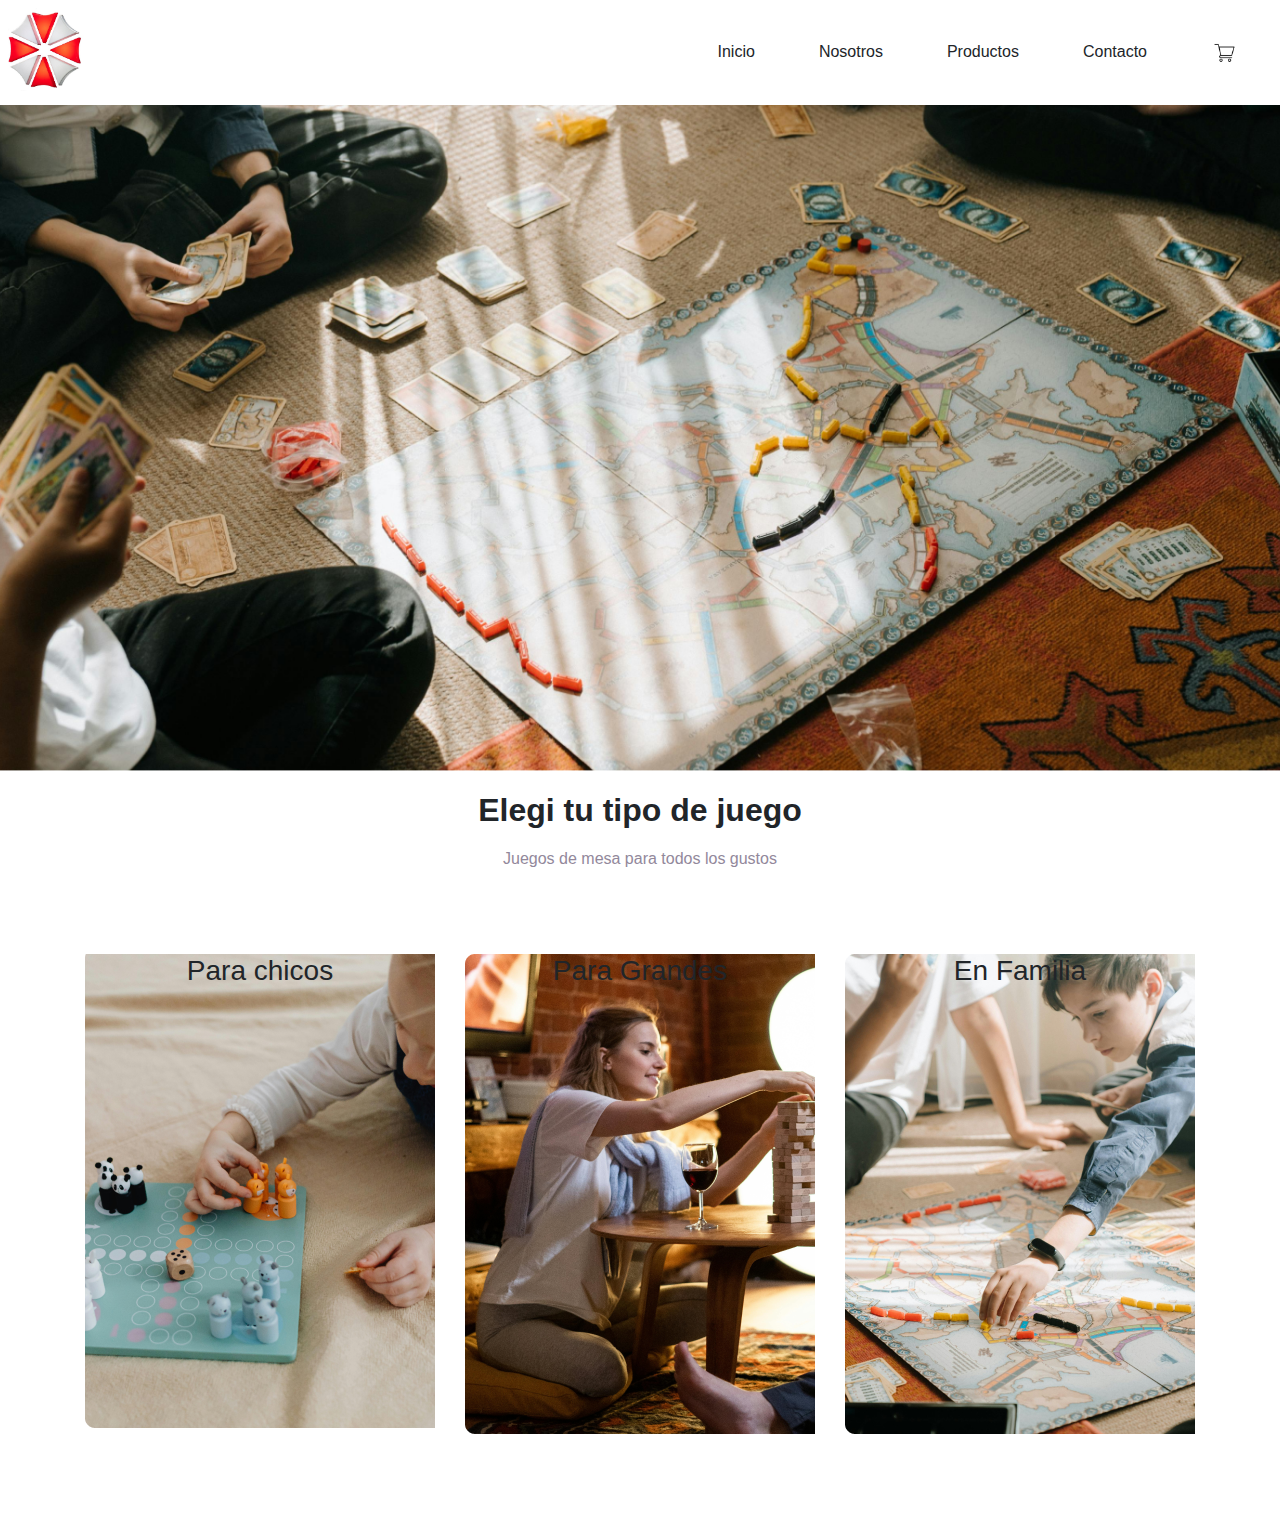
<file: index.html>
<!DOCTYPE html>
<html lang="en">
<head>
    <meta charset="UTF-8">
    <meta name="viewport" content="width=device-width, initial-scale=1.0">
    <link href="https://cdn.jsdelivr.net/npm/bootstrap@5.3.3/dist/css/bootstrap.min.css" rel="stylesheet" integrity="sha384-QWTKZyjpPEjISv5WaRU9OFeRpok6YctnYmDr5pNlyT2bRjXh0JMhjY6hW+ALEwIH" crossorigin="anonymous">
    <link rel="stylesheet" href="css/index.css">
    <title>Juegos Home</title>
</head>
<body>
    <header>
       <div class="headerLogo">  
          <a class="navbar-brand" href="index.html"><img src="img/umbrella.jpg" alt="icono" width="80px"></a>
       </div> 
            <nav id="navEstilo"class="navbar navbar-expand-lg">
                <div class="container-fluid"> 
                  <button class="navbar-toggler" type="button" data-bs-toggle="collapse" data-bs-target="#navbarNavAltMarkup" aria-controls="navbarNavAltMarkup" aria-expanded="false" aria-label="Toggle navigation">
                    <span class="navbar-toggler-icon"></span>
                  </button>
                  <div class="collapse navbar-collapse" id="navbarNavAltMarkup">
                    <div>
                    <ul class="navItem"> 
                        <li><a class="nav-link"  aria-current="page" href="index.html">Inicio</a></li>
                        <li><a class="nav-link"href="assets/nosotros.html">Nosotros</a></li>
                        <li><a class="nav-link" href="assets/juegos.html">Productos</a></li>
                        <li><a class="nav-link" href="assets/contacto.html">Contacto</a> </li>
                        <li><a class="nav-link" href="assets/carrito.html"><button class="navbar-toggler" type="button" data-bs-toggle="collapse" data-bs-target="#navbarNavAltMarkup" aria-controls="navbarNavAltMarkup" aria-expanded="false" aria-label="Toggle navigation"><span class="navbar-toggler-icon"></span></button><img src="img/carrito.gif" width="25px"  alt="carrito"></a></li>
                    </ul> 
                    </div>
                  </div>
                </div>
              </nav>
    </header>
    <main>
        <img src="img/banner .png" alt="banner" width="1350px">
        <h1>Elegi tu tipo de juego</h1>
        <section id="sectionContainer">
            <h2>Juegos de mesa para todos los gustos</h2>
            <div class="sectionCartas"> 
                    <div class="containerCarta"> 
                            <div class="carta">
                                <h3>Para chicos</h3>
                                
                            </div>
                            <div class="carta">
                                    <h3>Para Grandes</h3>
                                    
                            </div>
                            <div class="carta">
                                    <h3>En Familia</h3>
                                    
                            </div>
                    </div>
             </div>
        </section>
    </main>
    <footer>

    </footer>
</body>
</html>
</file>
<file: css/index.css>
*{
   
    font-family:Impact, Haettenschweiler, 'Arial Narrow Bold', sans-serif;
    box-sizing: border-box;
}
header{
    display: flex;
    align-content: center;  
    justify-content: space-between;
   
}

.headerLogo{
     width: auto;
     display:inline-block;
     margin: 0.5em;
     border: 10em;
}
#navEstilo li{
    float: left;
    text-align: center;
    list-style: none;
    margin: 2em;  
    
    
}

.navItem{ 
    margin-left:25em;
}

#navEstilo{
    position: relative;
    top: auto;
   
}
#navEstilo a:hover{
    color: blueviolet;
}

main{
    display: flex;
    align-items: center;
    justify-content: center;
    flex-direction: column;
    text-align: center;
}
 h1{
    font-weight: bold;
    font-size:2em;
    text-align: center;
    margin: 20px;
}
 h2{
    font-size: 1em;
    text-align: center;
    color: rgb(146, 136, 155);
}




#sectionContainer .containerCarta{
 background-position: center center;
 background-size: cover;  
 padding: 50px; 
 margin: 20px;
 border-radius: 20px;
 display: flex;
 justify-content: center;
   

}


.carta:first-child{
 background-image: url(../img/banner2.png);
 height: 500px;
 width: 350px;
 background-repeat: no-repeat;
 margin: 15px;
}
.carta:nth-child(2){
    background-image: url(../img/banner3.png);
    height: 500px;
    width: 350px;
    background-repeat: no-repeat;
    margin: 15px;
}


.carta:nth-child(3){
    background-image: url(../img/banner4.png);
    background-repeat: no-repeat;
    height: 500px;
    width: 350px;
    margin: 15px;
}
</file>
